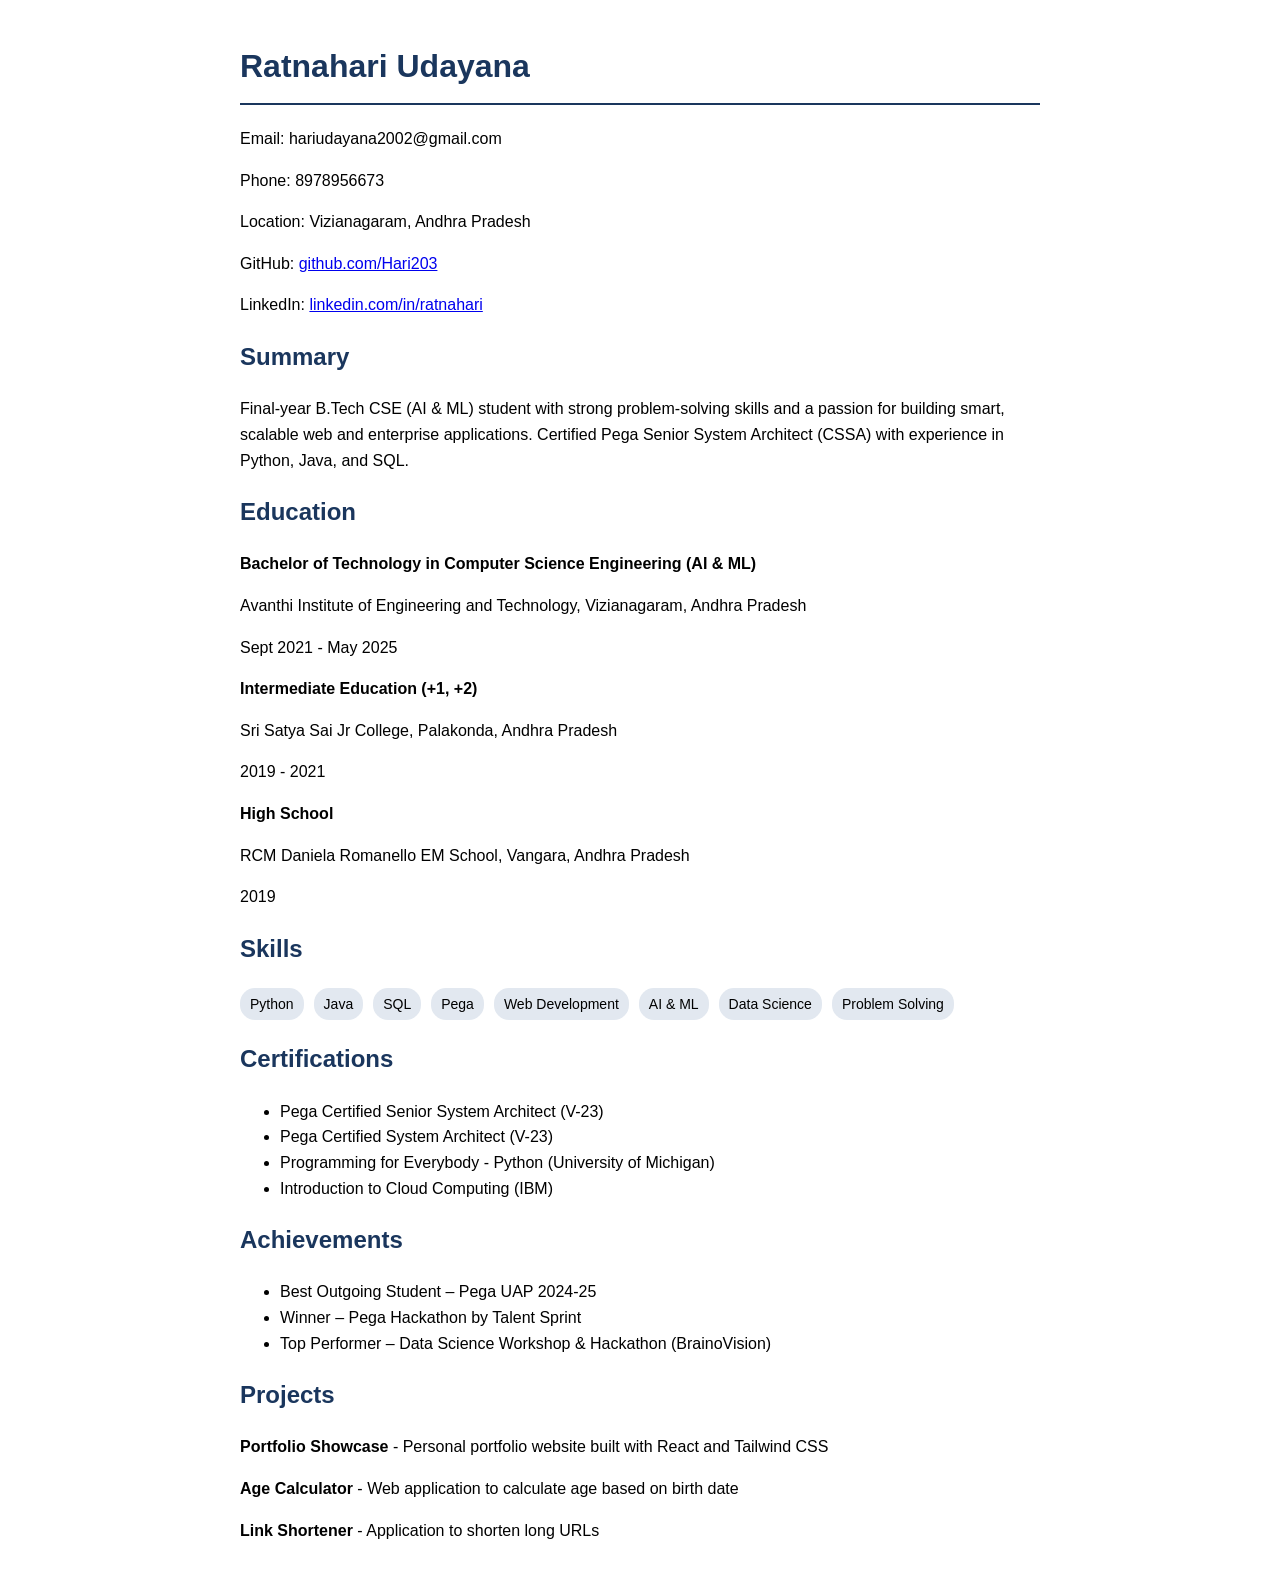
<file: hari-udayana-portfolio-showcase-main/public/resume.html>
<!DOCTYPE html>
<html lang="en">
<head>
    <meta charset="UTF-8">
    <meta name="viewport" content="width=device-width, initial-scale=1.0">
    <title>Ratnahari Udayana - Resume</title>
    <style>
        body {
            font-family: Arial, sans-serif;
            line-height: 1.6;
            max-width: 800px;
            margin: 0 auto;
            padding: 20px;
        }
        h1 {
            color: #1a365d;
            border-bottom: 2px solid #1a365d;
            padding-bottom: 10px;
        }
        h2 {
            color: #1a365d;
            margin-top: 20px;
        }
        .section {
            margin-bottom: 20px;
        }
        .contact-info {
            margin-bottom: 20px;
        }
        .skills {
            display: flex;
            flex-wrap: wrap;
            gap: 10px;
        }
        .skill {
            background-color: #e2e8f0;
            padding: 5px 10px;
            border-radius: 15px;
            font-size: 14px;
        }
    </style>
</head>
<body>
    <h1>Ratnahari Udayana</h1>
    
    <div class="contact-info">
        <p>Email: hariudayana2002@gmail.com</p>
        <p>Phone: 8978956673</p>
        <p>Location: Vizianagaram, Andhra Pradesh</p>
        <p>GitHub: <a href="https://github.com/Hari203">github.com/Hari203</a></p>
        <p>LinkedIn: <a href="https://linkedin.com/in/ratnahari">linkedin.com/in/ratnahari</a></p>
    </div>
    
    <div class="section">
        <h2>Summary</h2>
        <p>Final-year B.Tech CSE (AI & ML) student with strong problem-solving skills and a passion for building smart, scalable web and enterprise applications. Certified Pega Senior System Architect (CSSA) with experience in Python, Java, and SQL.</p>
    </div>
    
    <div class="section">
        <h2>Education</h2>
        <p><strong>Bachelor of Technology in Computer Science Engineering (AI & ML)</strong></p>
        <p>Avanthi Institute of Engineering and Technology, Vizianagaram, Andhra Pradesh</p>
        <p>Sept 2021 - May 2025</p>
        
        <p><strong>Intermediate Education (+1, +2)</strong></p>
        <p>Sri Satya Sai Jr College, Palakonda, Andhra Pradesh</p>
        <p>2019 - 2021</p>
        
        <p><strong>High School</strong></p>
        <p>RCM Daniela Romanello EM School, Vangara, Andhra Pradesh</p>
        <p>2019</p>
    </div>
    
    <div class="section">
        <h2>Skills</h2>
        <div class="skills">
            <span class="skill">Python</span>
            <span class="skill">Java</span>
            <span class="skill">SQL</span>
            <span class="skill">Pega</span>
            <span class="skill">Web Development</span>
            <span class="skill">AI & ML</span>
            <span class="skill">Data Science</span>
            <span class="skill">Problem Solving</span>
        </div>
    </div>
    
    <div class="section">
        <h2>Certifications</h2>
        <ul>
            <li>Pega Certified Senior System Architect (V-23)</li>
            <li>Pega Certified System Architect (V-23)</li>
            <li>Programming for Everybody - Python (University of Michigan)</li>
            <li>Introduction to Cloud Computing (IBM)</li>
        </ul>
    </div>
    
    <div class="section">
        <h2>Achievements</h2>
        <ul>
            <li>Best Outgoing Student – Pega UAP 2024-25</li>
            <li>Winner – Pega Hackathon by Talent Sprint</li>
            <li>Top Performer – Data Science Workshop & Hackathon (BrainoVision)</li>
        </ul>
    </div>
    
    <div class="section">
        <h2>Projects</h2>
        <p><strong>Portfolio Showcase</strong> - Personal portfolio website built with React and Tailwind CSS</p>
        <p><strong>Age Calculator</strong> - Web application to calculate age based on birth date</p>
        <p><strong>Link Shortener</strong> - Application to shorten long URLs</p>
    </div>
</body>
</html>
</file>
